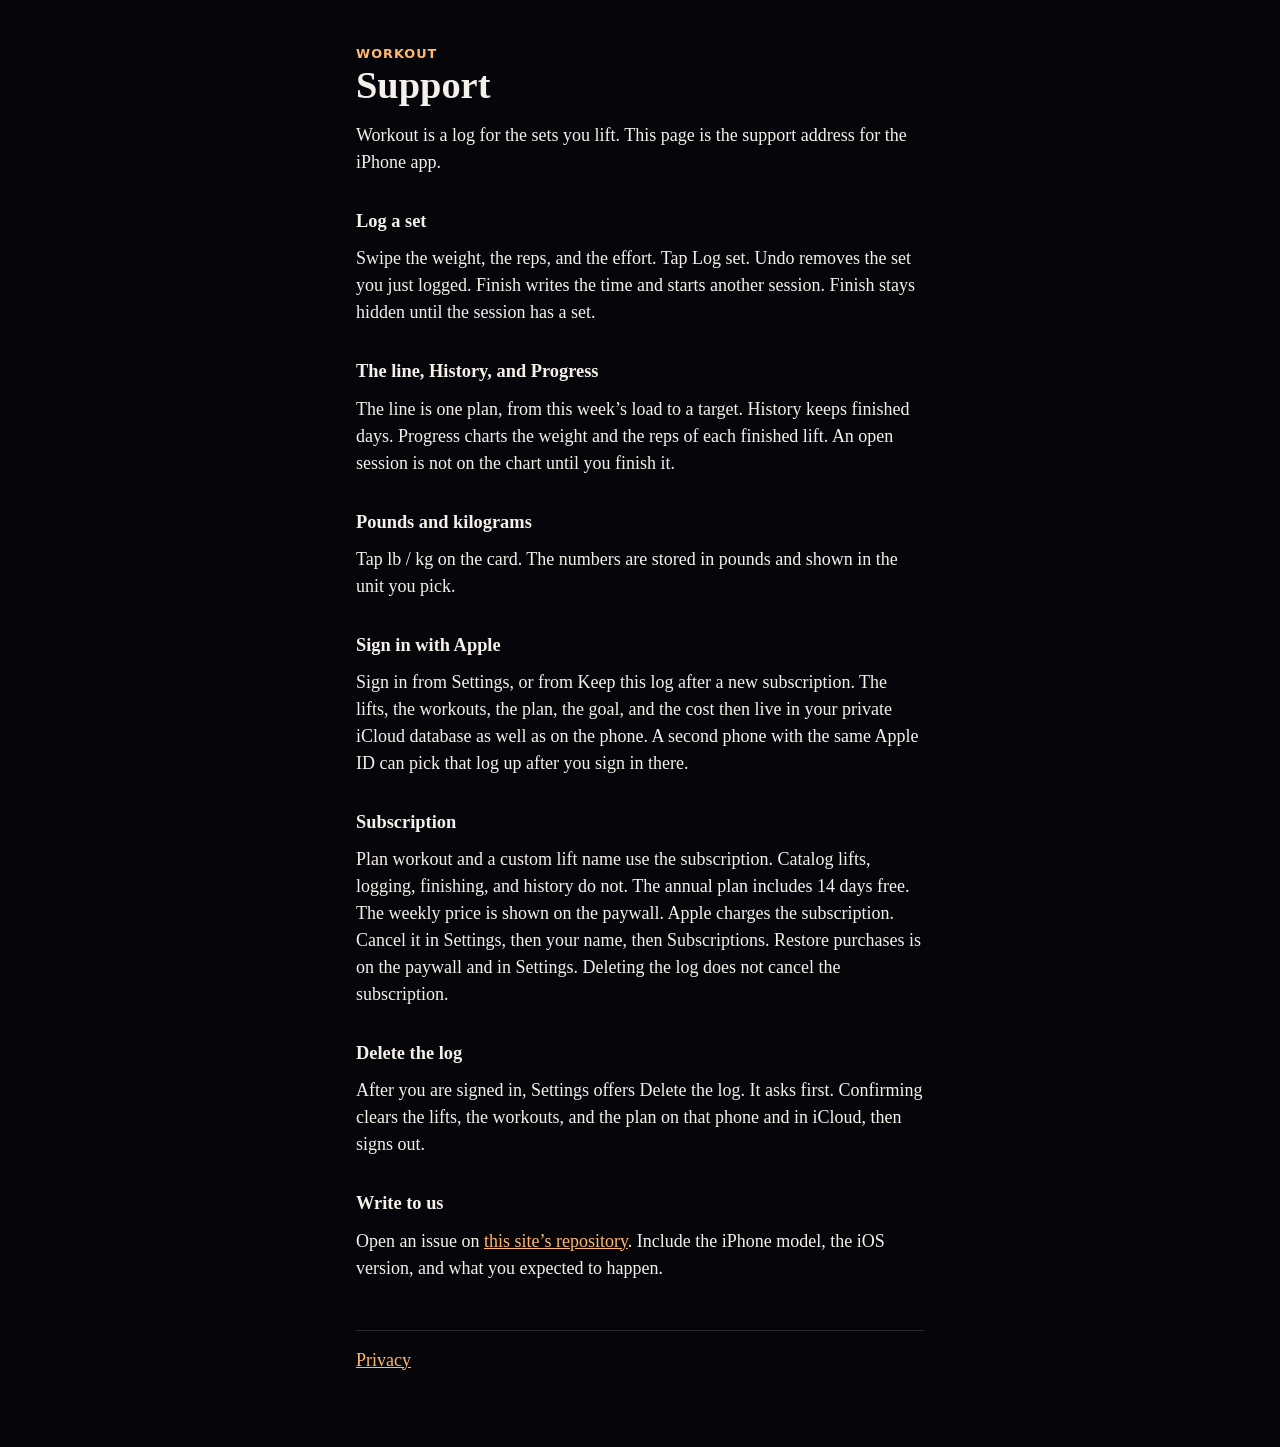
<file: index.html>
<!DOCTYPE html>
<html lang="en">
<head>
  <meta charset="utf-8">
  <meta name="viewport" content="width=device-width, initial-scale=1">
  <title>Workout support</title>
  <link rel="stylesheet" href="style.css">
</head>
<body>
  <main>
    <p class="mark">Workout</p>
    <h1>Support</h1>
    <p>Workout is a log for the sets you lift. This page is the support address for the iPhone app.</p>

    <h2>Log a set</h2>
    <p>Swipe the weight, the reps, and the effort. Tap Log set. Undo removes the set you just logged. Finish writes the time and starts another session. Finish stays hidden until the session has a set.</p>

    <h2>The line, History, and Progress</h2>
    <p>The line is one plan, from this week’s load to a target. History keeps finished days. Progress charts the weight and the reps of each finished lift. An open session is not on the chart until you finish it.</p>

    <h2>Pounds and kilograms</h2>
    <p>Tap lb / kg on the card. The numbers are stored in pounds and shown in the unit you pick.</p>

    <h2>Sign in with Apple</h2>
    <p>Sign in from Settings, or from Keep this log after a new subscription. The lifts, the workouts, the plan, the goal, and the cost then live in your private iCloud database as well as on the phone. A second phone with the same Apple ID can pick that log up after you sign in there.</p>

    <h2>Subscription</h2>
    <p>Plan workout and a custom lift name use the subscription. Catalog lifts, logging, finishing, and history do not. The annual plan includes 14 days free. The weekly price is shown on the paywall. Apple charges the subscription. Cancel it in Settings, then your name, then Subscriptions. Restore purchases is on the paywall and in Settings. Deleting the log does not cancel the subscription.</p>

    <h2>Delete the log</h2>
    <p>After you are signed in, Settings offers Delete the log. It asks first. Confirming clears the lifts, the workouts, and the plan on that phone and in iCloud, then signs out.</p>

    <h2>Write to us</h2>
    <p>Open an issue on <a href="https://github.com/maxhum-sudo/workout-support/issues">this site’s repository</a>. Include the iPhone model, the iOS version, and what you expected to happen.</p>

    <p class="foot"><a href="privacy/">Privacy</a></p>
  </main>
</body>
</html>
</file>
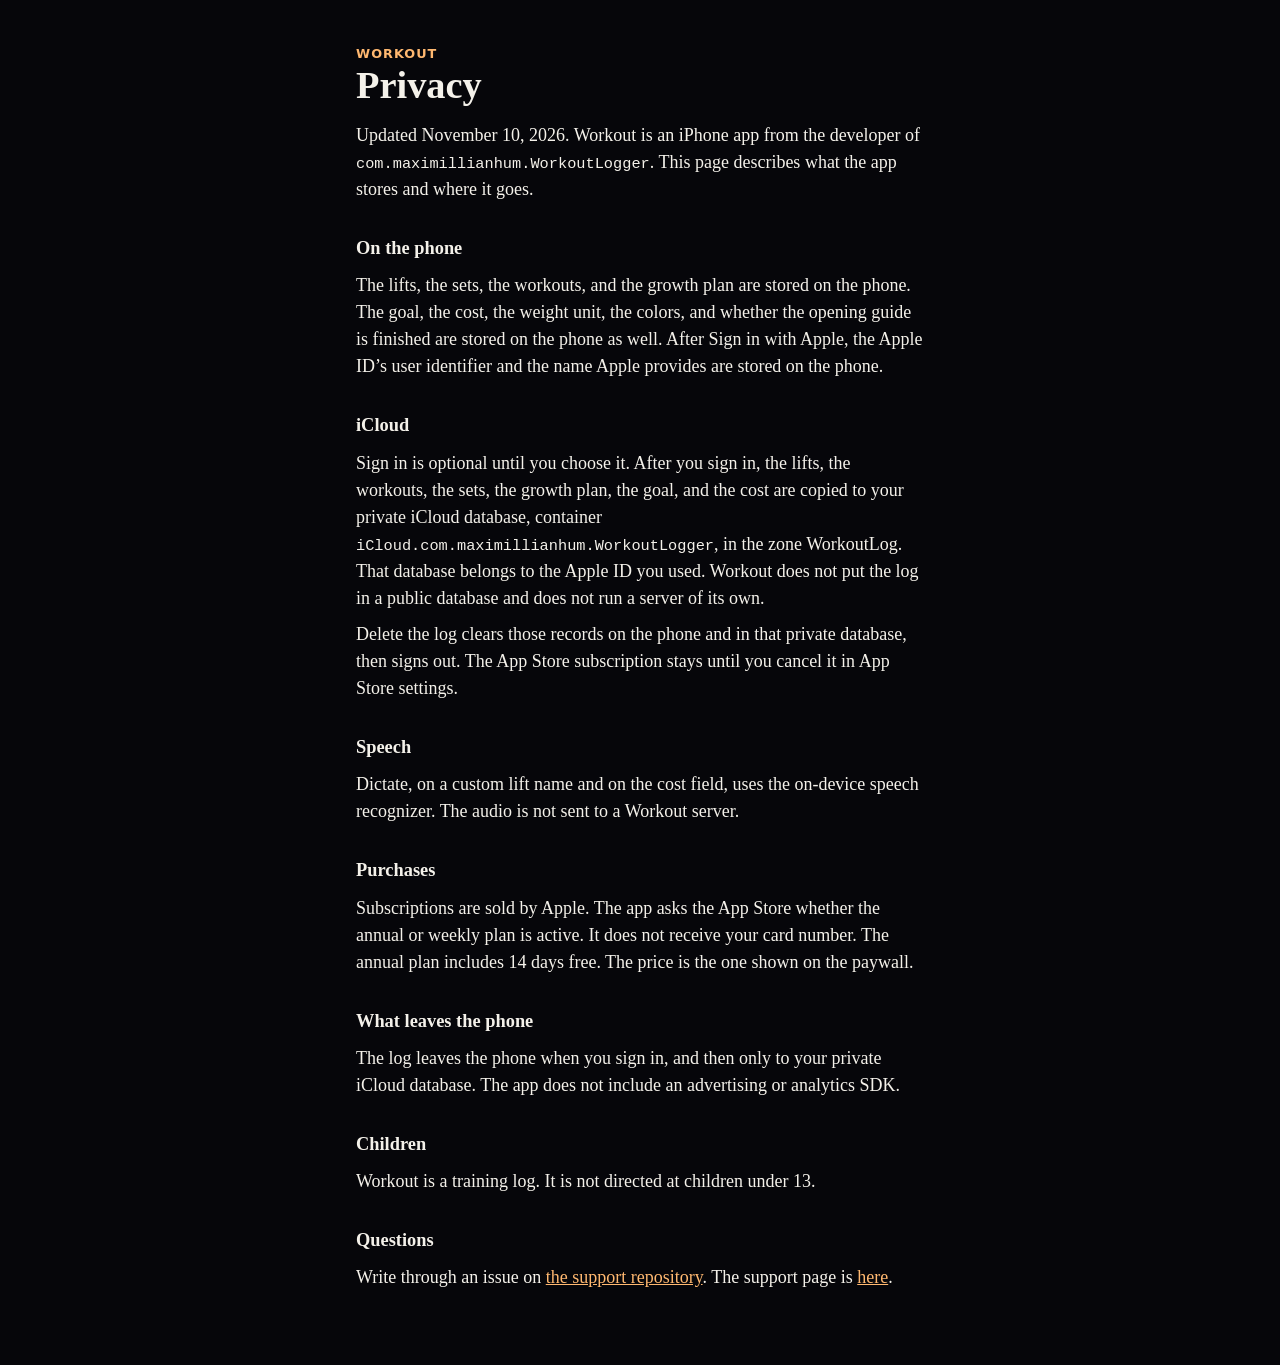
<file: privacy/index.html>
<!DOCTYPE html>
<html lang="en">
<head>
  <meta charset="utf-8">
  <meta name="viewport" content="width=device-width, initial-scale=1">
  <title>Workout privacy</title>
  <link rel="stylesheet" href="../style.css">
</head>
<body>
  <main>
    <p class="mark">Workout</p>
    <h1>Privacy</h1>
    <p>Updated November 10, 2026. Workout is an iPhone app from the developer of <span class="id">com.maximillianhum.WorkoutLogger</span>. This page describes what the app stores and where it goes.</p>

    <h2>On the phone</h2>
    <p>The lifts, the sets, the workouts, and the growth plan are stored on the phone. The goal, the cost, the weight unit, the colors, and whether the opening guide is finished are stored on the phone as well. After Sign in with Apple, the Apple ID’s user identifier and the name Apple provides are stored on the phone.</p>

    <h2>iCloud</h2>
    <p>Sign in is optional until you choose it. After you sign in, the lifts, the workouts, the sets, the growth plan, the goal, and the cost are copied to your private iCloud database, container <span class="id">iCloud.com.maximillianhum.WorkoutLogger</span>, in the zone WorkoutLog. That database belongs to the Apple ID you used. Workout does not put the log in a public database and does not run a server of its own.</p>
    <p>Delete the log clears those records on the phone and in that private database, then signs out. The App Store subscription stays until you cancel it in App Store settings.</p>

    <h2>Speech</h2>
    <p>Dictate, on a custom lift name and on the cost field, uses the on-device speech recognizer. The audio is not sent to a Workout server.</p>

    <h2>Purchases</h2>
    <p>Subscriptions are sold by Apple. The app asks the App Store whether the annual or weekly plan is active. It does not receive your card number. The annual plan includes 14 days free. The price is the one shown on the paywall.</p>

    <h2>What leaves the phone</h2>
    <p>The log leaves the phone when you sign in, and then only to your private iCloud database. The app does not include an advertising or analytics SDK.</p>

    <h2>Children</h2>
    <p>Workout is a training log. It is not directed at children under 13.</p>

    <h2>Questions</h2>
    <p>Write through an issue on <a href="https://github.com/maxhum-sudo/workout-support/issues">the support repository</a>. The support page is <a href="../">here</a>.</p>
  </main>
</body>
</html>
</file>
<file: style.css>
:root {
  color-scheme: dark;
  --bg: #06060a;
  --ink: #f4f1ea;
  --muted: #b7b1a6;
  --line: #2a2a32;
  --accent: #ffb870;
}

* { box-sizing: border-box; }

body {
  margin: 0;
  background: var(--bg);
  color: var(--ink);
  font: 18px/1.5 "Iowan Old Style", Palatino, Georgia, serif;
}

main {
  max-width: 38rem;
  margin: 0 auto;
  padding: 3rem 1.25rem 4rem;
}

h1 {
  font-size: 2.4rem;
  line-height: 1.1;
  font-weight: 600;
  margin: 0.2rem 0 1rem;
}

h2 {
  font-size: 1.15rem;
  font-weight: 600;
  margin: 2rem 0 0.4rem;
}

p { margin: 0.6rem 0; }

a {
  color: var(--accent);
}

.mark {
  margin: 0;
  color: var(--accent);
  font: 600 0.8rem/1 ui-sans-serif, system-ui, sans-serif;
  letter-spacing: 0.08em;
  text-transform: uppercase;
}

.foot {
  margin-top: 3rem;
  padding-top: 1rem;
  border-top: 1px solid var(--line);
}

.id {
  font-family: ui-monospace, SFMono-Regular, Menlo, monospace;
  font-size: 0.85em;
}
</file>
